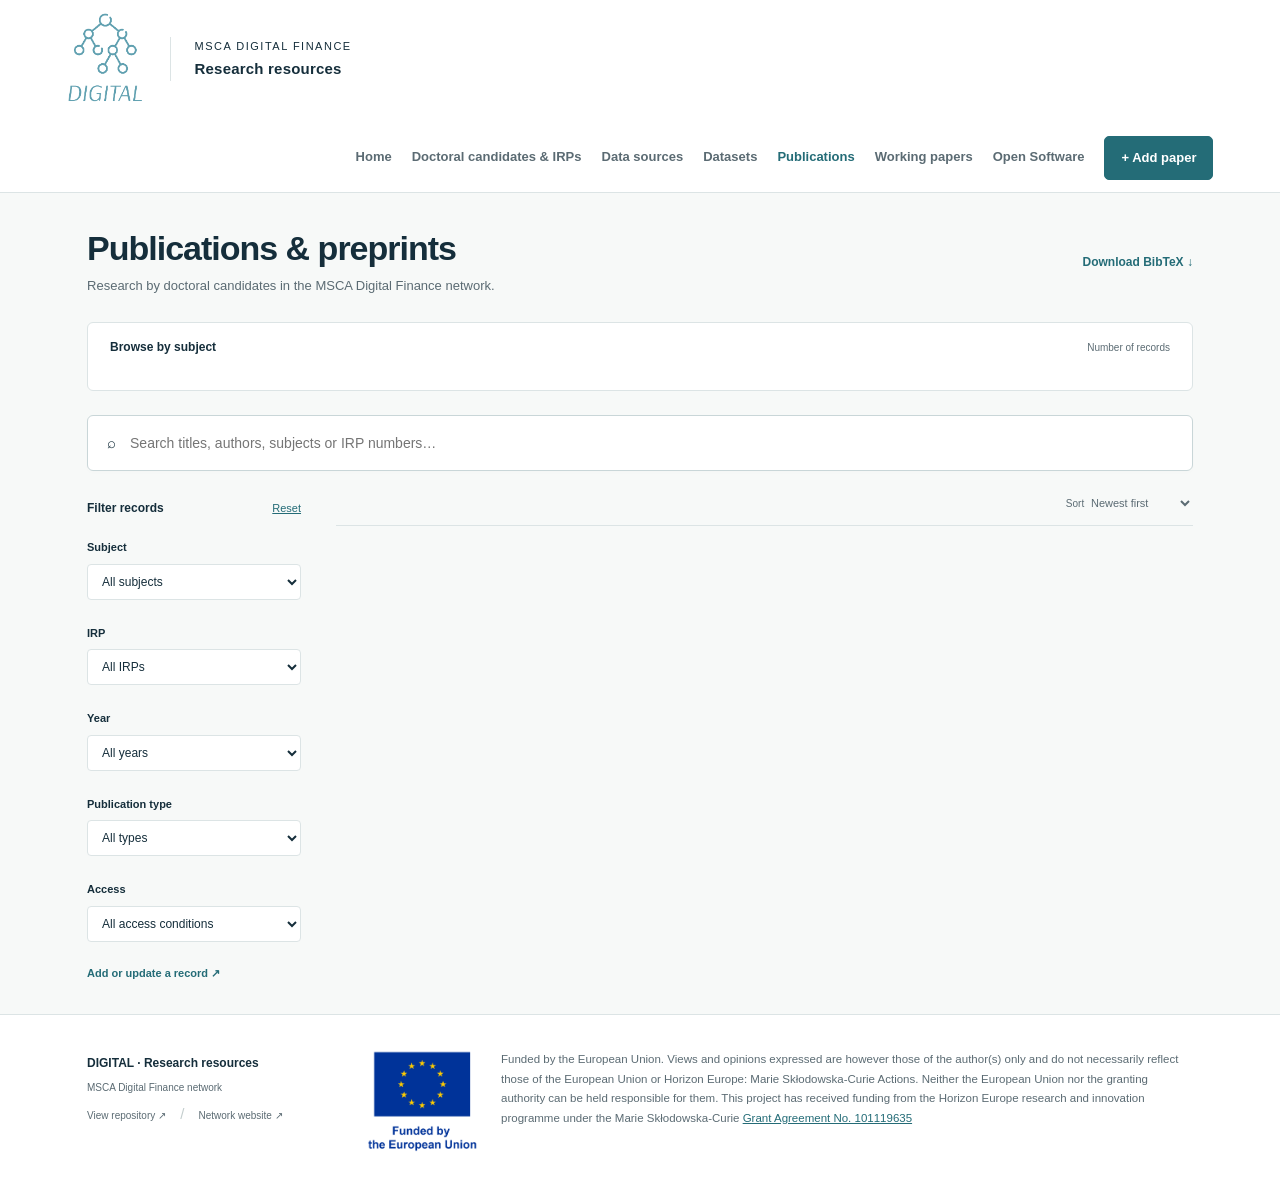
<file: site/index.html>
<!doctype html>
<html lang="en"><head><meta charset="utf-8"><meta name="viewport" content="width=device-width,initial-scale=1"><meta name="description" content="Publications, preprints and working papers from doctoral candidates in the MSCA Digital Finance network."><title>Publications & preprints · DIGITAL</title><link rel="stylesheet" href="assets/styles.css"><script src="assets/publications.js" defer></script></head><body data-collection="publication"><a class="skip" href="#main">Skip to content</a><header class="header"><a class="brand" href="/" aria-label="DIGITAL research resources home"><span class="logo-crop"><img src="assets/digital-logo.png" alt="DIGITAL"></span><span class="brand-label">MSCA Digital Finance<br><strong>Research resources</strong></span></a><nav aria-label="Main navigation"><a href="/">Home</a><a href="/irps/">Doctoral candidates &amp; IRPs</a><a href="/Data_inventory/">Data sources</a><a href="/Data_inventory/datasets.html">Datasets</a><a href="/Publications/" class="active" aria-current="page">Publications</a><a href="/Publications/working-papers.html">Working papers</a><a href="/Open_Software/">Open Software</a><a class="button small" href="/Publications/contribute.html">+ Add paper</a></nav></header><main id="main"><section class="catalogue"><div class="section-top source-heading"><div><h1>Publications & preprints</h1><p>Research by doctoral candidates in the MSCA Digital Finance network.</p></div><a class="text-link" href="data/publications.bib" download>Download BibTeX ↓</a></div><section class="subject-browser" aria-labelledby="subject-title"><div class="subject-heading"><h2 id="subject-title">Browse by subject</h2><span>Number of records</span></div><div id="subject-cloud" class="subject-cloud" role="group" aria-label="Browse publications & preprints by subject"></div></section><div class="search-wrap"><span aria-hidden="true">⌕</span><input type="search" id="search" aria-label="Search research" placeholder="Search titles, authors, subjects or IRP numbers…"></div><button id="toggle-filters" class="filter-toggle" aria-controls="research-filters" aria-expanded="false">Filters <span aria-hidden="true">⌄</span></button><div class="catalogue-layout"><aside id="research-filters" class="filters" aria-label="Research filters"><div class="filter-heading"><h3>Filter records</h3><button class="text-button" id="reset" type="button">Reset</button></div><label for="subject-filter">Subject</label><select id="subject-filter"><option value="">All subjects</option></select><label for="irp-filter">IRP</label><select id="irp-filter"><option value="">All IRPs</option></select><label for="year-filter">Year</label><select id="year-filter"><option value="">All years</option></select><label for="type-filter">Publication type</label><select id="type-filter"><option value="">All types</option><option value="journal-article">Journal article</option><option value="conference-paper">Conference paper</option><option value="preprint">Preprint</option><option value="book-chapter">Book chapter</option><option value="other">Other</option></select><label for="access-filter">Access</label><select id="access-filter"><option value="">All access conditions</option><option value="open-access">Open access</option><option value="subscription">Subscription / institutional</option><option value="unknown">Not documented</option></select><a class="text-link" href="contribute.html?kind=publication">Add or update a record ↗</a></aside><section id="research-results" class="results-area" aria-label="Research records"><div class="results-toolbar"><p id="result-count" role="status" aria-live="polite"></p><label class="sort-label" for="sort">Sort <select id="sort"><option value="year">Newest first</option><option value="title">Title A–Z</option><option value="updated">Recently updated</option></select></label></div><div id="records"><!-- RECORDS --></div><div id="empty" class="empty" hidden><h2>No matching publications</h2><p id="empty-message">Try another search or clear your filters.</p><button class="button secondary" id="empty-reset">Clear filters</button> <a class="button" href="contribute.html?kind=publication">Add a paper ↗</a></div></section></div><noscript><p>Search and contribution forms require JavaScript. All records are available below or in the <a href="data/publications.csv">CSV file</a>.</p></noscript></section></main><footer class="footer"><div><strong>DIGITAL · Research resources</strong><p>MSCA Digital Finance network</p><a href="https://github.com/MSCA-DN-Digital-Finance/Publications">View repository ↗</a> <span class="footer-separator">/</span> <a href="https://www.digital-finance-msca.com/">Network website ↗</a></div><div class="funding"><img src="assets/eu-funded.png" alt="Funded by the European Union"><p class="funding-statement">Funded by the European Union. Views and opinions expressed are however those of the author(s) only and do not necessarily reflect those of the European Union or Horizon Europe: Marie Skłodowska-Curie Actions. Neither the European Union nor the granting authority can be held responsible for them. This project has received funding from the Horizon Europe research and innovation programme under the Marie Skłodowska-Curie <a href="https://cordis.europa.eu/project/id/101119635" target="_blank" rel="noopener noreferrer">Grant Agreement No. 101119635</a></p></div></footer><!-- RESEARCH_DATA --></body></html>
</file>
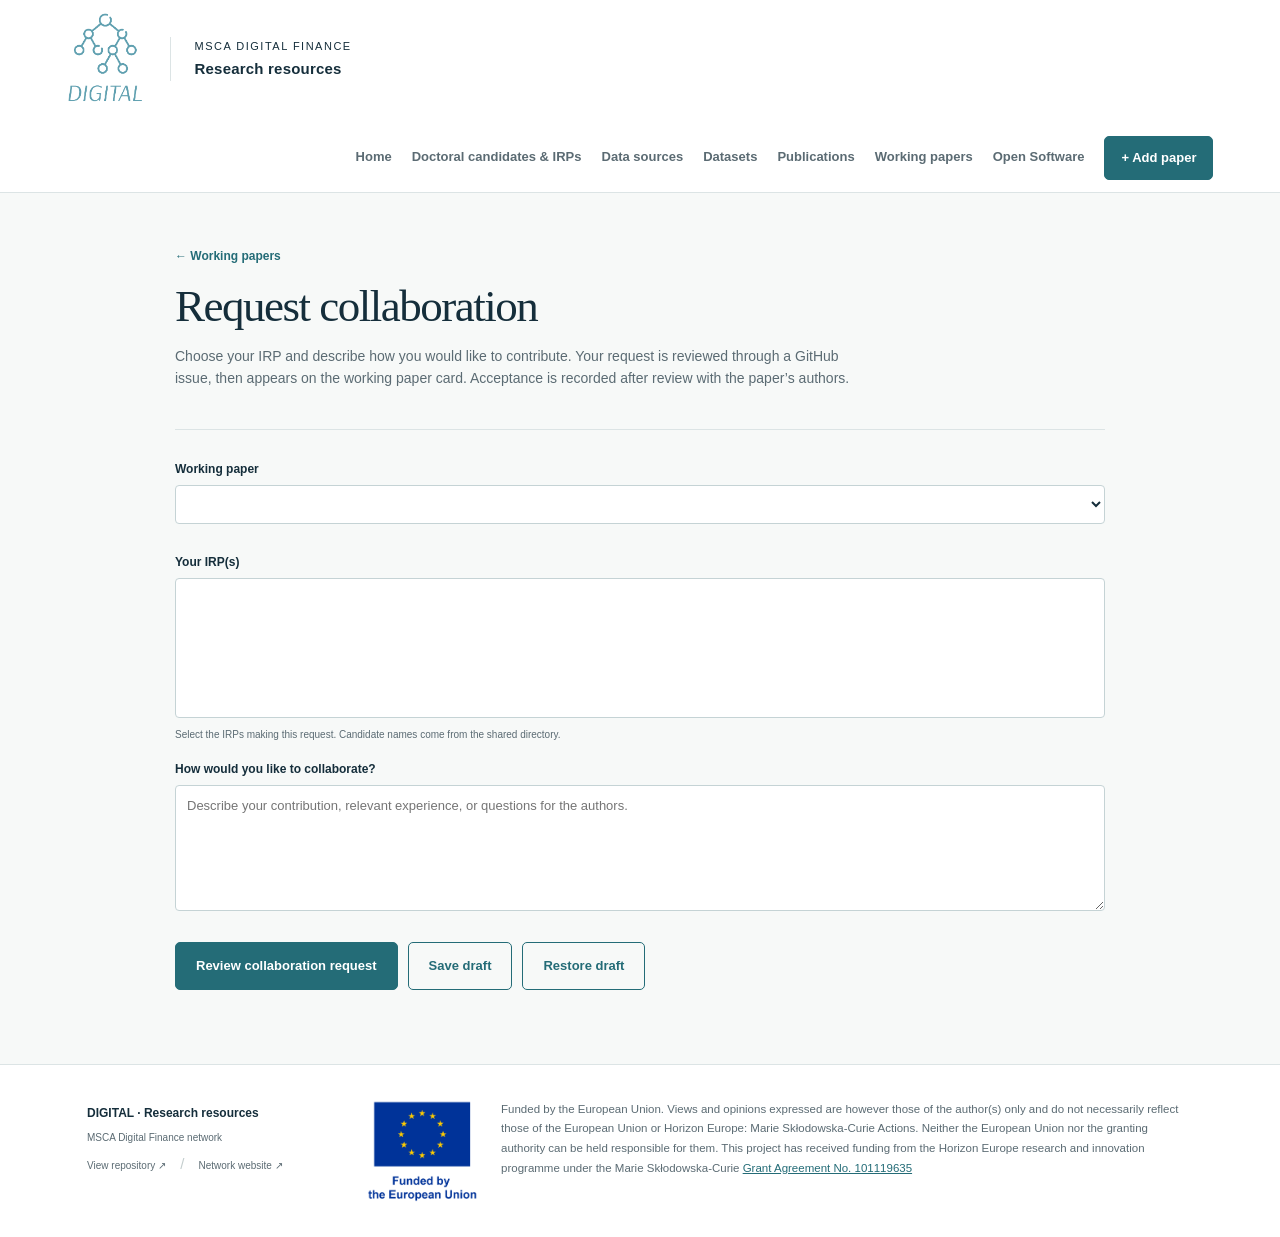
<file: site/collaborate.html>
<!doctype html>
<html lang="en"><head><meta charset="utf-8"><meta name="viewport" content="width=device-width,initial-scale=1"><meta name="description" content="Publications, preprints and working papers from doctoral candidates in the MSCA Digital Finance network."><title>Request collaboration · DIGITAL</title><link rel="stylesheet" href="assets/styles.css"><script src="assets/publications.js" defer></script><script src="assets/collaboration.js" defer></script></head><body><a class="skip" href="#main">Skip to content</a><header class="header"><a class="brand" href="/" aria-label="DIGITAL research resources home"><span class="logo-crop"><img src="assets/digital-logo.png" alt="DIGITAL"></span><span class="brand-label">MSCA Digital Finance<br><strong>Research resources</strong></span></a><nav aria-label="Main navigation"><a href="/">Home</a><a href="/irps/">Doctoral candidates &amp; IRPs</a><a href="/Data_inventory/">Data sources</a><a href="/Data_inventory/datasets.html">Datasets</a><a href="/Publications/">Publications</a><a href="/Publications/working-papers.html">Working papers</a><a href="/Open_Software/">Open Software</a><a class="button small" href="/Publications/contribute.html">+ Add paper</a></nav></header><main id="main"><section class="page-content collaboration-page"><div class="page-heading"><a class="text-link" href="working-papers.html">← Working papers</a><h1>Request collaboration</h1><p>Choose your IRP and describe how you would like to contribute. Your request is reviewed through a GitHub issue, then appears on the working paper card. Acceptance is recorded after review with the paper’s authors.</p></div><form id="collaboration-form"><div class="form-grid"><div class="field wide"><label for="working-paper">Working paper</label><select id="working-paper" name="working_paper_id" required></select><p id="paper-needs" class="muted"></p></div><div class="field wide"><label for="request-irps">Your IRP(s)</label><select id="request-irps" name="irp_numbers" multiple required size="5"></select><small>Select the IRPs making this request. Candidate names come from the shared directory.</small></div><div class="field wide"><label for="request-message">How would you like to collaborate?</label><textarea id="request-message" name="message" required maxlength="3000" rows="5" placeholder="Describe your contribution, relevant experience, or questions for the authors."></textarea></div><div class="field" id="request-status-field" hidden><label for="request-status">Proposed status</label><select id="request-status" name="status"><option value="requested">Requested</option><option value="accepted">Accepted — confirm with the paper’s authors</option><option value="declined">Declined</option><option value="withdrawn">Withdrawn</option></select></div></div><div class="form-actions"><button class="button" type="submit">Review collaboration request</button><button class="button secondary" type="button" id="save-request">Save draft</button><button class="button secondary" type="button" id="restore-request">Restore draft</button></div><p id="request-feedback" class="form-status" role="status"></p></form><section id="request-review" hidden><h2>Review your request</h2><p id="request-preview"></p><pre id="request-json"></pre><p>Open and submit the GitHub issue after reviewing it. A maintainer checks the IRP association and applies <strong>collaboration-approved</strong> to publish it. Requested IRPs and accepted collaborating IRPs are shown separately on the card.</p><div class="form-actions"><a class="button" id="submit-request" target="_blank" rel="noopener noreferrer">Open request on GitHub ↗</a><button class="button secondary" id="download-request">Download JSON</button></div><p id="request-too-long" hidden>The request is too long for an issue URL. Download the JSON and paste it inside one fenced JSON block in a new collaboration issue.</p><a id="new-request-issue" class="text-link" target="_blank" rel="noopener noreferrer">Open a blank collaboration issue ↗</a></section><noscript><p>Use the repository’s collaboration request issue template to submit a request.</p></noscript></section></main><footer class="footer"><div><strong>DIGITAL · Research resources</strong><p>MSCA Digital Finance network</p><a href="https://github.com/MSCA-DN-Digital-Finance/Publications">View repository ↗</a> <span class="footer-separator">/</span> <a href="https://www.digital-finance-msca.com/">Network website ↗</a></div><div class="funding"><img src="assets/eu-funded.png" alt="Funded by the European Union"><p class="funding-statement">Funded by the European Union. Views and opinions expressed are however those of the author(s) only and do not necessarily reflect those of the European Union or Horizon Europe: Marie Skłodowska-Curie Actions. Neither the European Union nor the granting authority can be held responsible for them. This project has received funding from the Horizon Europe research and innovation programme under the Marie Skłodowska-Curie <a href="https://cordis.europa.eu/project/id/101119635" target="_blank" rel="noopener noreferrer">Grant Agreement No. 101119635</a></p></div></footer><!-- RESEARCH_DATA --></body></html>
</file>
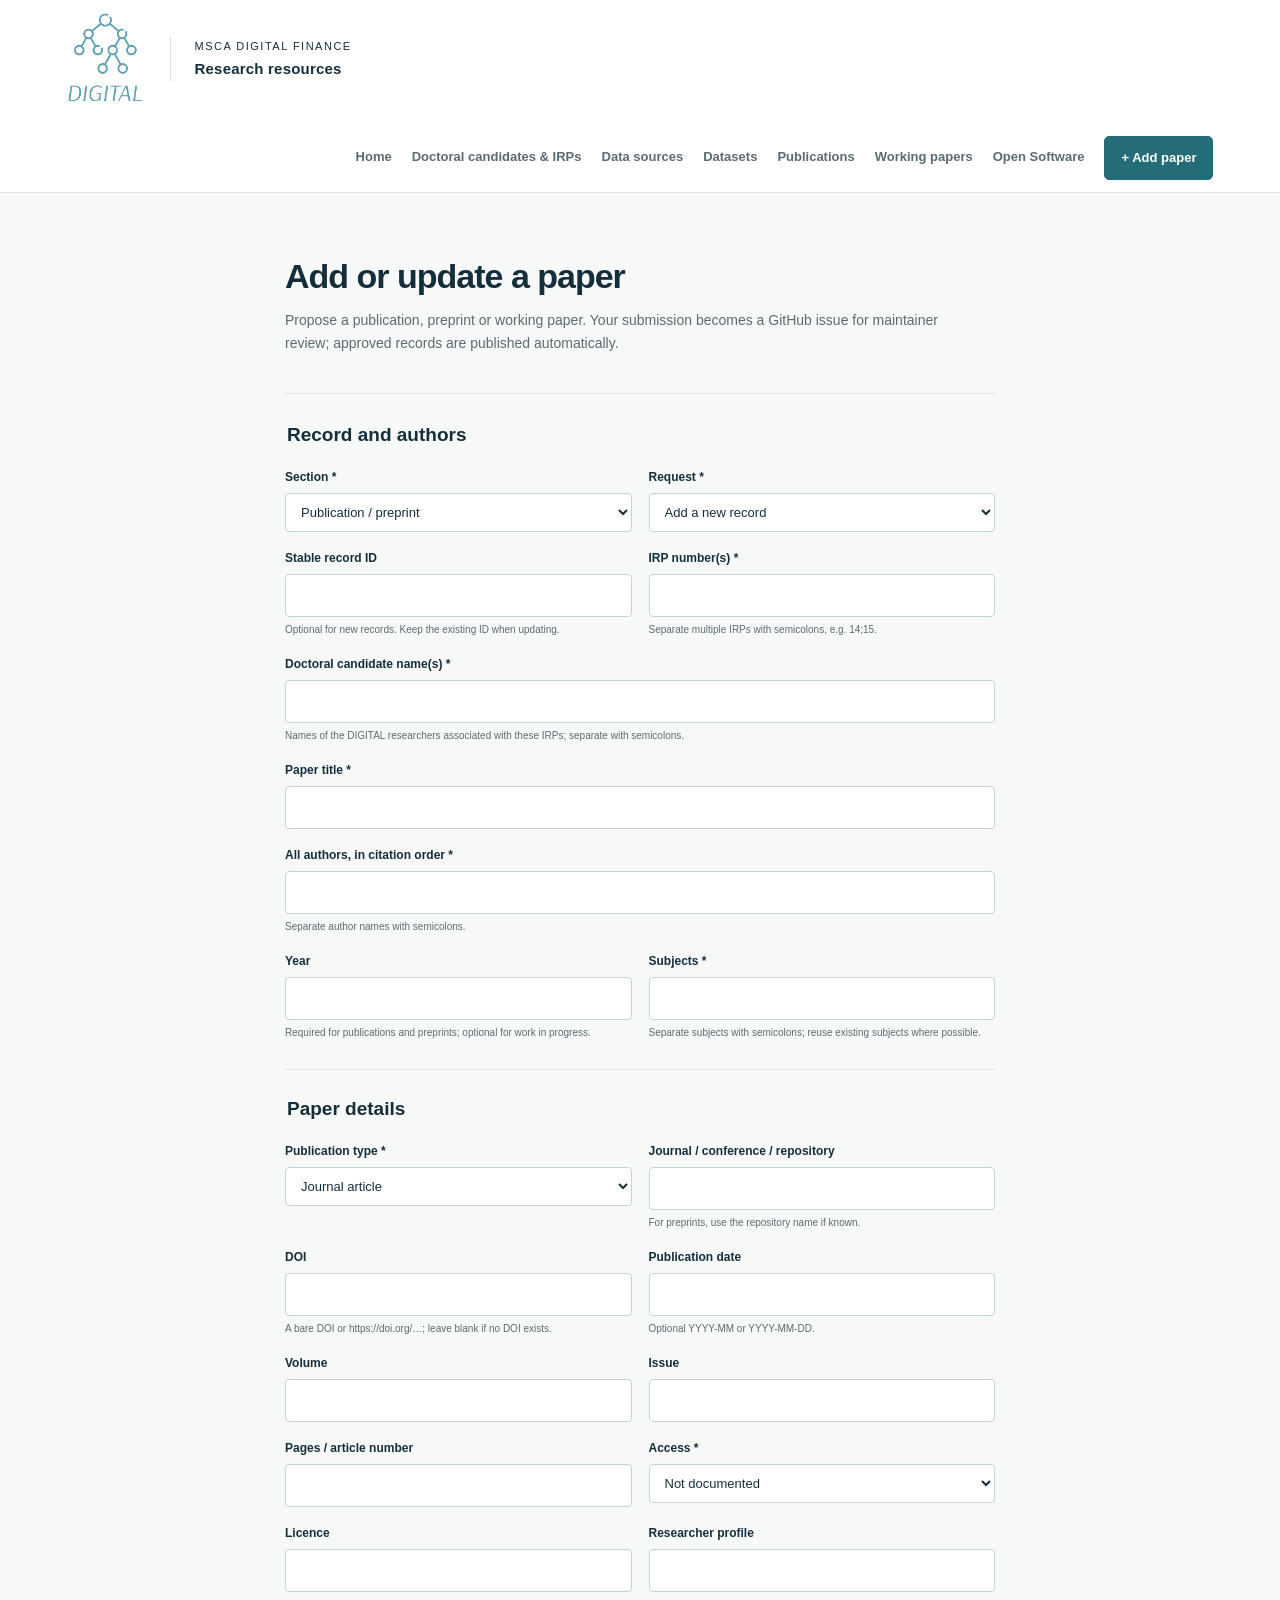
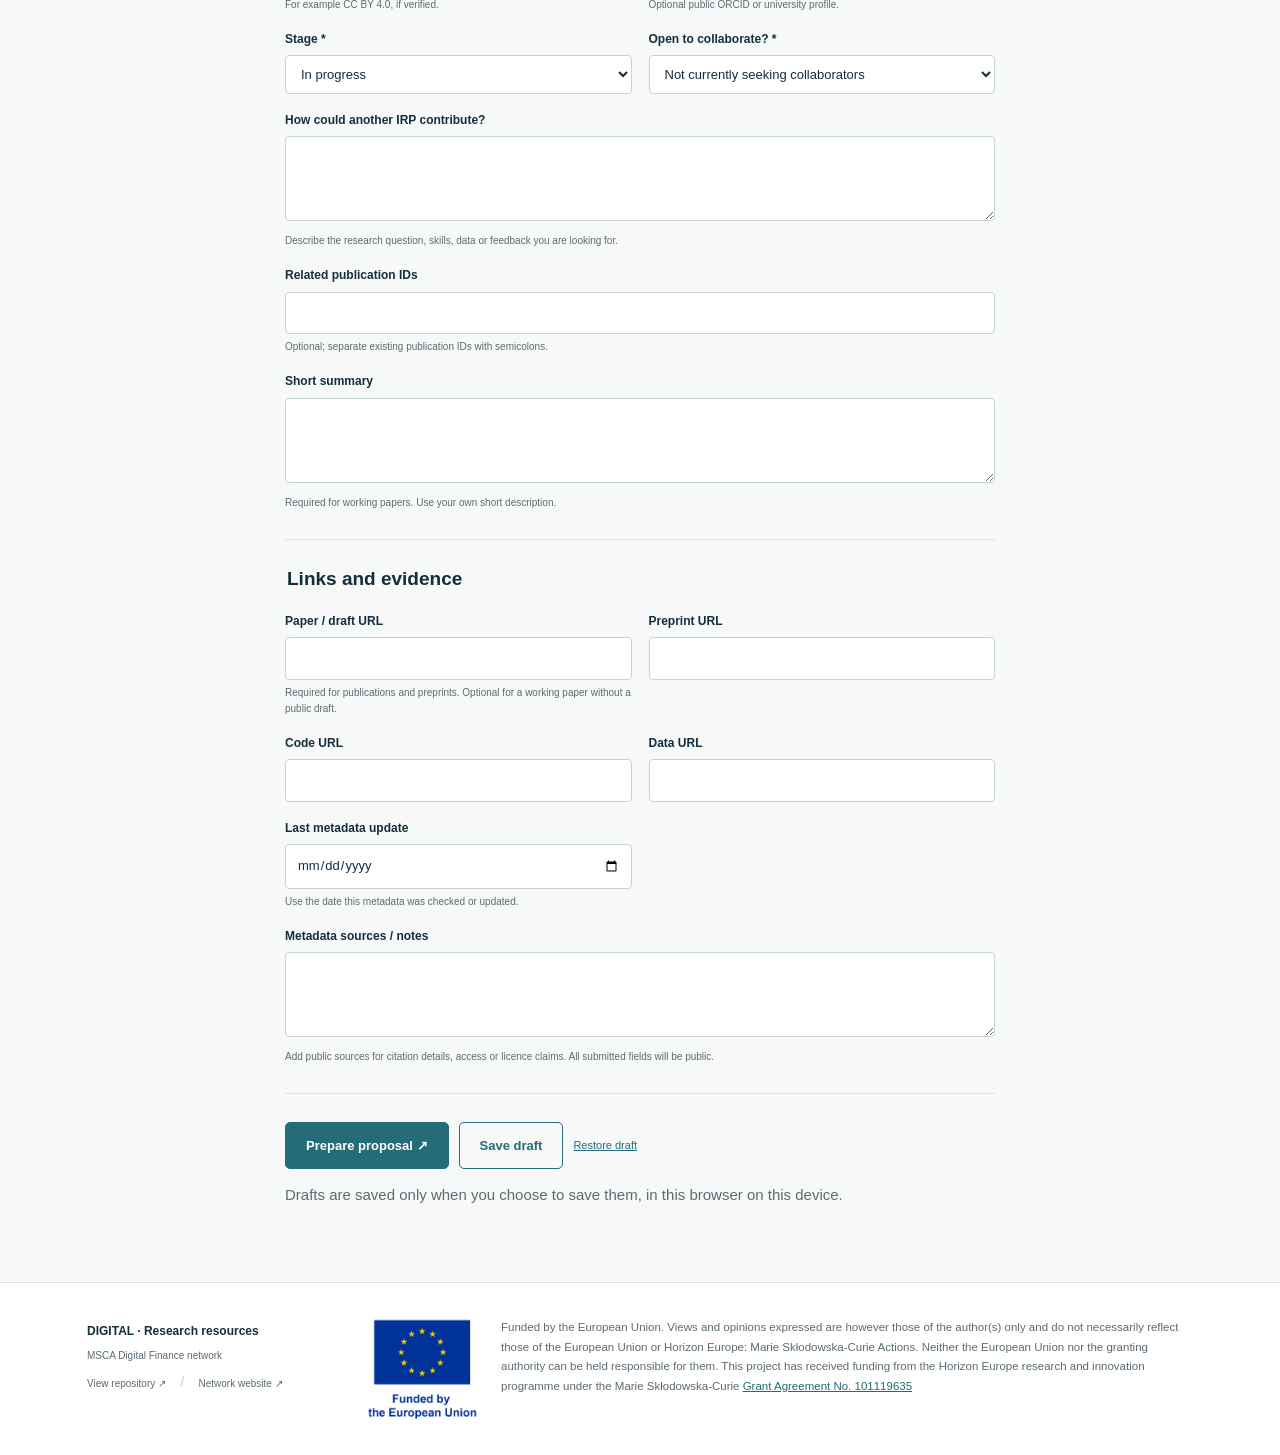
<file: site/contribute.html>
<!doctype html>
<html lang="en"><head><meta charset="utf-8"><meta name="viewport" content="width=device-width,initial-scale=1"><meta name="description" content="Publications, preprints and working papers from doctoral candidates in the MSCA Digital Finance network."><title>Add or update a paper · DIGITAL</title><link rel="stylesheet" href="assets/styles.css"><script src="assets/publications.js" defer></script></head><body><a class="skip" href="#main">Skip to content</a><header class="header"><a class="brand" href="/" aria-label="DIGITAL research resources home"><span class="logo-crop"><img src="assets/digital-logo.png" alt="DIGITAL"></span><span class="brand-label">MSCA Digital Finance<br><strong>Research resources</strong></span></a><nav aria-label="Main navigation"><a href="/">Home</a><a href="/irps/">Doctoral candidates &amp; IRPs</a><a href="/Data_inventory/">Data sources</a><a href="/Data_inventory/datasets.html">Datasets</a><a href="/Publications/">Publications</a><a href="/Publications/working-papers.html">Working papers</a><a href="/Open_Software/">Open Software</a><a class="button small" href="/Publications/contribute.html">+ Add paper</a></nav></header><main id="main"><div class="page-content research-form"><div class="page-heading"><h1>Add or update a paper</h1><p>Propose a publication, preprint or working paper. Your submission becomes a GitHub issue for maintainer review; approved records are published automatically.</p></div><noscript><p>This form requires JavaScript. <a href="https://github.com/MSCA-DN-Digital-Finance/Publications/issues/new?template=research-proposal.md">Open a research proposal on GitHub</a>.</p></noscript><form id="research-form"><fieldset><legend>Record and authors</legend><div class="form-grid"><div class="field "><label for="kind">Section *</label><select id="kind" name="kind" required><option value="publication">Publication / preprint</option><option value="working-paper">Working paper</option></select></div><div class="field "><label for="action">Request *</label><select id="action" name="action" required><option value="add">Add a new record</option><option value="update">Update an existing record</option></select></div><div class="field "><label for="id">Stable record ID</label><input id="id" name="id" type="text" maxlength="700" pattern="[a-z0-9]+(-[a-z0-9]+)*"><small>Optional for new records. Keep the existing ID when updating.</small></div><div class="field "><label for="irp_numbers">IRP number(s) *</label><input id="irp_numbers" name="irp_numbers" type="text" maxlength="700" required pattern="[1-9][0-9]*(;[1-9][0-9]*)*"><small>Separate multiple IRPs with semicolons, e.g. 14;15.</small></div><div class="field wide"><label for="researcher_names">Doctoral candidate name(s) *</label><input id="researcher_names" name="researcher_names" type="text" maxlength="700" required><small>Names of the DIGITAL researchers associated with these IRPs; separate with semicolons.</small></div><div class="field wide"><label for="title">Paper title *</label><input id="title" name="title" type="text" maxlength="700" required></div><div class="field wide"><label for="authors">All authors, in citation order *</label><input id="authors" name="authors" type="text" maxlength="700" required><small>Separate author names with semicolons.</small></div><div class="field "><label for="year">Year</label><input id="year" name="year" type="text" maxlength="700" pattern="(18|19|20|21)[0-9]{2}"><small>Required for publications and preprints; optional for work in progress.</small></div><div class="field "><label for="subjects">Subjects *</label><input id="subjects" name="subjects" type="text" maxlength="700" required><small>Separate subjects with semicolons; reuse existing subjects where possible.</small></div></div></fieldset><fieldset><legend>Paper details</legend><div class="form-grid"><div class="field " data-for="publication"><label for="type">Publication type *</label><select id="type" name="type" required><option value="journal-article">Journal article</option><option value="conference-paper">Conference paper</option><option value="preprint">Preprint</option><option value="book-chapter">Book chapter</option><option value="other">Other</option></select></div><div class="field " data-for="publication"><label for="venue">Journal / conference / repository</label><input id="venue" name="venue" type="text" maxlength="700"><small>For preprints, use the repository name if known.</small></div><div class="field " data-for="publication"><label for="doi">DOI</label><input id="doi" name="doi" type="text" maxlength="700"><small>A bare DOI or https://doi.org/…; leave blank if no DOI exists.</small></div><div class="field " data-for="publication"><label for="publication_date">Publication date</label><input id="publication_date" name="publication_date" type="text" maxlength="700" pattern="[0-9]{4}-[0-9]{2}(-[0-9]{2})?"><small>Optional YYYY-MM or YYYY-MM-DD.</small></div><div class="field " data-for="publication"><label for="volume">Volume</label><input id="volume" name="volume" type="text" maxlength="700"></div><div class="field " data-for="publication"><label for="issue">Issue</label><input id="issue" name="issue" type="text" maxlength="700"></div><div class="field " data-for="publication"><label for="pages">Pages / article number</label><input id="pages" name="pages" type="text" maxlength="700"></div><div class="field " data-for="publication"><label for="access">Access *</label><select id="access" name="access" required><option value="unknown">Not documented</option><option value="open-access">Open access</option><option value="subscription">Subscription / institutional</option></select></div><div class="field " data-for="publication"><label for="license">Licence</label><input id="license" name="license" type="text" maxlength="700"><small>For example CC BY 4.0, if verified.</small></div><div class="field " data-for="publication"><label for="researcher_url">Researcher profile</label><input id="researcher_url" name="researcher_url" type="url" maxlength="700"><small>Optional public ORCID or university profile.</small></div><div class="field " data-for="working-paper"><label for="status">Stage *</label><select id="status" name="status" required><option value="in-progress">In progress</option><option value="idea">Research idea</option><option value="draft">Draft available</option><option value="under-review">Under review</option><option value="paused">Paused</option><option value="completed">Completed</option></select></div><div class="field " data-for="working-paper"><label for="open_to_collaborate">Open to collaborate? *</label><select id="open_to_collaborate" name="open_to_collaborate" required><option value="no">Not currently seeking collaborators</option><option value="yes">Yes — open to collaborate</option></select></div><div class="field wide" data-for="working-paper"><label for="collaboration_needs">How could another IRP contribute?</label><textarea id="collaboration_needs" name="collaboration_needs" rows="3" maxlength="2500"></textarea><small>Describe the research question, skills, data or feedback you are looking for.</small></div><div class="field wide" data-for="working-paper"><label for="related_publication_ids">Related publication IDs</label><input id="related_publication_ids" name="related_publication_ids" type="text" maxlength="700"><small>Optional; separate existing publication IDs with semicolons.</small></div><div class="field wide"><label for="summary">Short summary</label><textarea id="summary" name="summary" rows="3" maxlength="2500"></textarea><small>Required for working papers. Use your own short description.</small></div></div></fieldset><fieldset><legend>Links and evidence</legend><div class="form-grid"><div class="field "><label for="link">Paper / draft URL</label><input id="link" name="link" type="url" maxlength="700"><small>Required for publications and preprints. Optional for a working paper without a public draft.</small></div><div class="field " data-for="publication"><label for="preprint_url">Preprint URL</label><input id="preprint_url" name="preprint_url" type="url" maxlength="700"></div><div class="field "><label for="code_url">Code URL</label><input id="code_url" name="code_url" type="url" maxlength="700"></div><div class="field "><label for="data_url">Data URL</label><input id="data_url" name="data_url" type="url" maxlength="700"></div><div class="field "><label for="last_updated">Last metadata update</label><input id="last_updated" name="last_updated" type="date" maxlength="700"><small>Use the date this metadata was checked or updated.</small></div><div class="field wide"><label for="provenance">Metadata sources / notes</label><textarea id="provenance" name="provenance" rows="3" maxlength="2500"></textarea><small>Add public sources for citation details, access or licence claims. All submitted fields will be public.</small></div></div></fieldset><div class="form-actions"><button class="button" type="submit">Prepare proposal ↗</button><button class="button secondary" type="button" id="save-draft">Save draft</button><button class="text-button" type="button" id="restore-draft">Restore draft</button></div><p id="form-status" class="form-status" role="status" aria-live="polite"></p><section id="proposal-review" hidden><h2>Review your proposal</h2><p>No information has been sent. Open the issue, review it on GitHub, then submit it. A maintainer approves it by adding <code>publication-approved</code>; the CSV and website update automatically.</p><pre id="proposal-json" tabindex="0"></pre><div class="form-actions"><a id="open-issue" class="button" target="_blank" rel="noopener noreferrer">Open proposal on GitHub ↗</a><button id="download-json" class="button secondary" type="button">Download proposal JSON ↓</button></div><p id="long-proposal" hidden>This proposal is too long for a prefilled link. Download the JSON, then paste it into exactly one fenced <code>json</code> block in <a href="https://github.com/MSCA-DN-Digital-Finance/Publications/issues/new?template=research-proposal.md">a new issue</a>.</p></section><p class="muted">Drafts are saved only when you choose to save them, in this browser on this device.</p></form></div></main><footer class="footer"><div><strong>DIGITAL · Research resources</strong><p>MSCA Digital Finance network</p><a href="https://github.com/MSCA-DN-Digital-Finance/Publications">View repository ↗</a> <span class="footer-separator">/</span> <a href="https://www.digital-finance-msca.com/">Network website ↗</a></div><div class="funding"><img src="assets/eu-funded.png" alt="Funded by the European Union"><p class="funding-statement">Funded by the European Union. Views and opinions expressed are however those of the author(s) only and do not necessarily reflect those of the European Union or Horizon Europe: Marie Skłodowska-Curie Actions. Neither the European Union nor the granting authority can be held responsible for them. This project has received funding from the Horizon Europe research and innovation programme under the Marie Skłodowska-Curie <a href="https://cordis.europa.eu/project/id/101119635" target="_blank" rel="noopener noreferrer">Grant Agreement No. 101119635</a></p></div></footer><!-- RESEARCH_DATA --></body></html>
</file>
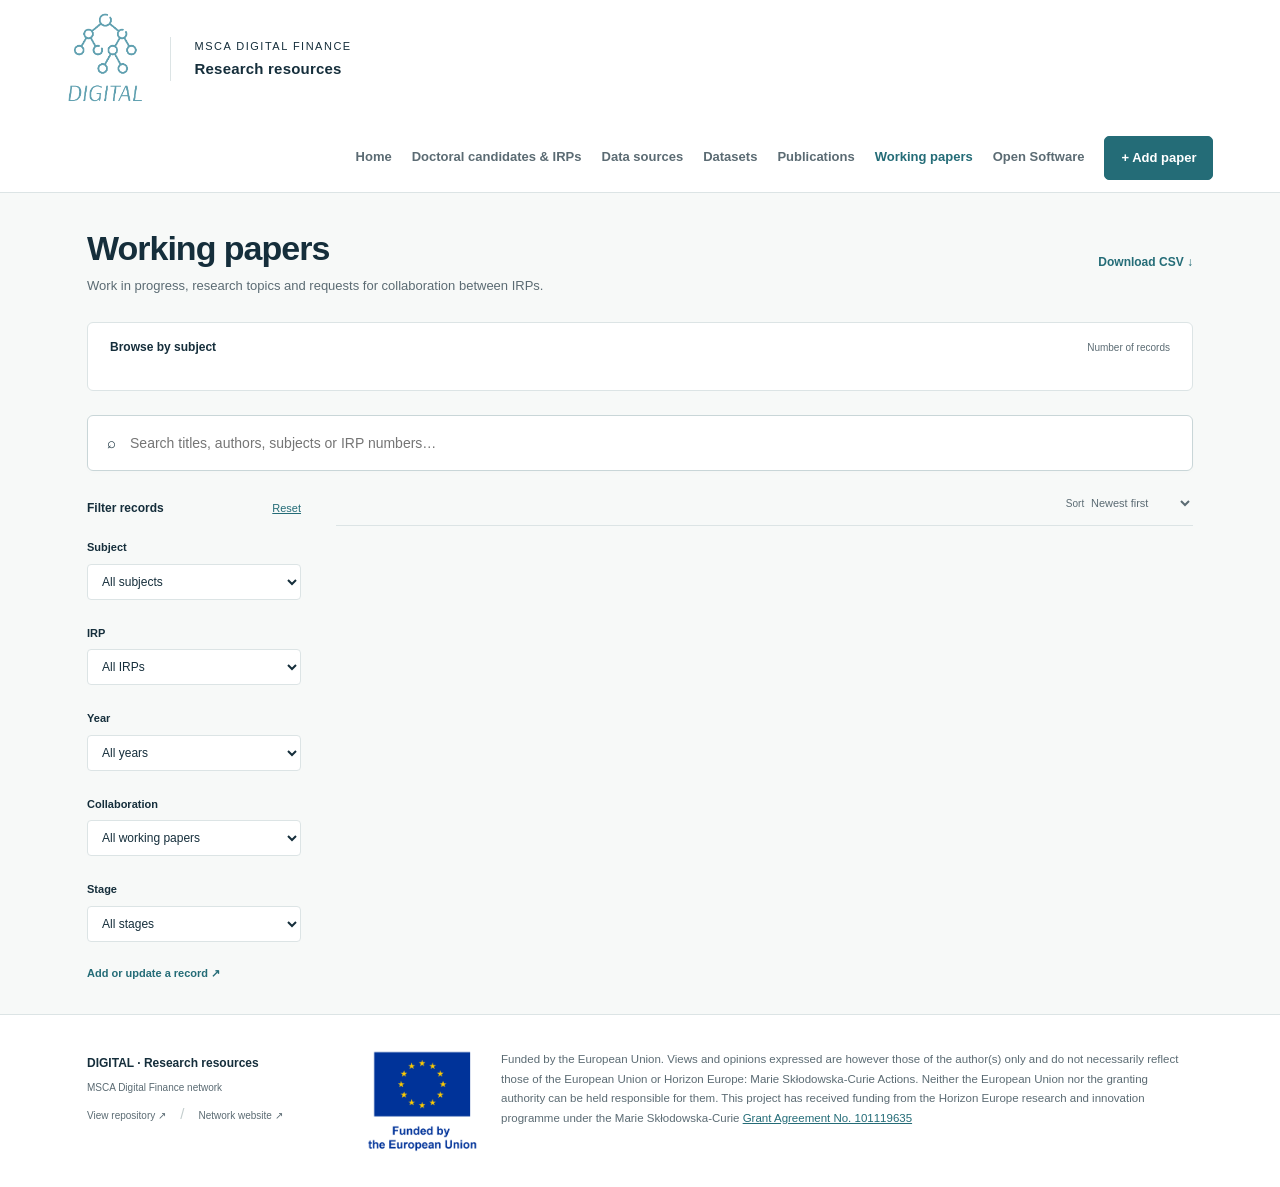
<file: site/working-papers.html>
<!doctype html>
<html lang="en"><head><meta charset="utf-8"><meta name="viewport" content="width=device-width,initial-scale=1"><meta name="description" content="Publications, preprints and working papers from doctoral candidates in the MSCA Digital Finance network."><title>Working papers · DIGITAL</title><link rel="stylesheet" href="assets/styles.css"><script src="assets/publications.js" defer></script></head><body data-collection="working-paper"><a class="skip" href="#main">Skip to content</a><header class="header"><a class="brand" href="/" aria-label="DIGITAL research resources home"><span class="logo-crop"><img src="assets/digital-logo.png" alt="DIGITAL"></span><span class="brand-label">MSCA Digital Finance<br><strong>Research resources</strong></span></a><nav aria-label="Main navigation"><a href="/">Home</a><a href="/irps/">Doctoral candidates &amp; IRPs</a><a href="/Data_inventory/">Data sources</a><a href="/Data_inventory/datasets.html">Datasets</a><a href="/Publications/">Publications</a><a href="/Publications/working-papers.html" class="active" aria-current="page">Working papers</a><a href="/Open_Software/">Open Software</a><a class="button small" href="/Publications/contribute.html">+ Add paper</a></nav></header><main id="main"><section class="catalogue"><div class="section-top source-heading"><div><h1>Working papers</h1><p>Work in progress, research topics and requests for collaboration between IRPs.</p></div><a class="text-link" href="data/working-papers.csv" download>Download CSV ↓</a></div><section class="subject-browser" aria-labelledby="subject-title"><div class="subject-heading"><h2 id="subject-title">Browse by subject</h2><span>Number of records</span></div><div id="subject-cloud" class="subject-cloud" role="group" aria-label="Browse working papers by subject"></div></section><div class="search-wrap"><span aria-hidden="true">⌕</span><input type="search" id="search" aria-label="Search research" placeholder="Search titles, authors, subjects or IRP numbers…"></div><button id="toggle-filters" class="filter-toggle" aria-controls="research-filters" aria-expanded="false">Filters <span aria-hidden="true">⌄</span></button><div class="catalogue-layout"><aside id="research-filters" class="filters" aria-label="Research filters"><div class="filter-heading"><h3>Filter records</h3><button class="text-button" id="reset" type="button">Reset</button></div><label for="subject-filter">Subject</label><select id="subject-filter"><option value="">All subjects</option></select><label for="irp-filter">IRP</label><select id="irp-filter"><option value="">All IRPs</option></select><label for="year-filter">Year</label><select id="year-filter"><option value="">All years</option></select><label for="collaboration-filter">Collaboration</label><select id="collaboration-filter"><option value="">All working papers</option><option value="yes">Open to collaborate</option><option value="no">Not currently seeking collaborators</option></select><label for="status-filter">Stage</label><select id="status-filter"><option value="">All stages</option><option value="idea">Research idea</option><option value="in-progress">In progress</option><option value="draft">Draft available</option><option value="under-review">Under review</option><option value="paused">Paused</option><option value="completed">Completed</option></select><a class="text-link" href="contribute.html?kind=working-paper">Add or update a record ↗</a></aside><section id="research-results" class="results-area" aria-label="Research records"><div class="results-toolbar"><p id="result-count" role="status" aria-live="polite"></p><label class="sort-label" for="sort">Sort <select id="sort"><option value="year">Newest first</option><option value="title">Title A–Z</option><option value="updated">Recently updated</option></select></label></div><div id="records"><!-- RECORDS --></div><div id="empty" class="empty" hidden><h2>No working papers yet</h2><p id="empty-message">Add a working paper to share your topic or invite collaborators.</p><button class="button secondary" id="empty-reset">Clear filters</button> <a class="button" href="contribute.html?kind=working-paper">Add a working paper ↗</a></div></section></div><noscript><p>Search and contribution forms require JavaScript. All records are available below or in the <a href="data/working-papers.csv">CSV file</a>.</p></noscript></section></main><footer class="footer"><div><strong>DIGITAL · Research resources</strong><p>MSCA Digital Finance network</p><a href="https://github.com/MSCA-DN-Digital-Finance/Publications">View repository ↗</a> <span class="footer-separator">/</span> <a href="https://www.digital-finance-msca.com/">Network website ↗</a></div><div class="funding"><img src="assets/eu-funded.png" alt="Funded by the European Union"><p class="funding-statement">Funded by the European Union. Views and opinions expressed are however those of the author(s) only and do not necessarily reflect those of the European Union or Horizon Europe: Marie Skłodowska-Curie Actions. Neither the European Union nor the granting authority can be held responsible for them. This project has received funding from the Horizon Europe research and innovation programme under the Marie Skłodowska-Curie <a href="https://cordis.europa.eu/project/id/101119635" target="_blank" rel="noopener noreferrer">Grant Agreement No. 101119635</a></p></div></footer><!-- RESEARCH_DATA --></body></html>
</file>
<file: site/assets/styles.css>
:root{--ink:#152e3b;--muted:#5b6b73;--teal:#246c77;--accent:#79b5bd;--line:#dce4e5;--paper:#f7f9f8;--navy:#102e3b;--serif:Georgia,'Times New Roman',serif}*{box-sizing:border-box}html{scroll-behavior:smooth;scroll-padding-top:24px}body{margin:0;color:var(--ink);background:var(--paper);font:15px/1.6 -apple-system,BlinkMacSystemFont,'Segoe UI',sans-serif}a{color:var(--teal);text-decoration:none}a:hover{text-decoration:underline}button,input,select,textarea{font:inherit;color:inherit}button,a,input,select,textarea{-webkit-tap-highlight-color:transparent}button{cursor:pointer}button:disabled{cursor:default;opacity:.5}:focus-visible{outline:3px solid #b06d16;outline-offset:4px}button,a{touch-action:manipulation}.header{background:#fff;min-height:112px;padding:12px 5.2%;display:flex;justify-content:space-between;align-items:center;border-bottom:1px solid var(--line);gap:30px}.brand{display:flex;align-items:center;gap:25px;color:var(--ink)}.brand:hover{text-decoration:none}.logo-crop{position:relative;width:78px;height:94px;display:block;overflow:hidden}.logo-crop img{position:absolute;width:182px;height:182px;max-width:none;left:-53px;top:-43px}.brand-label{border-left:1px solid var(--line);padding-left:24px;font-size:11px;text-transform:uppercase;letter-spacing:1.5px;line-height:1.7}.brand-label strong{font-size:15px;letter-spacing:.2px;text-transform:none}nav{display:flex;align-items:center;gap:30px;font-size:13px;font-weight:600}nav a{color:var(--muted)}nav a.active{color:var(--teal)}.button{display:inline-flex;align-items:center;justify-content:center;gap:24px;background:var(--teal);color:white;border:1px solid var(--teal);border-radius:5px;padding:13px 20px;font-weight:600;font-size:13px;text-decoration:none;line-height:1.5}.button:hover{background:#195460;text-decoration:none}.button.small{padding:11px 16px}.button.secondary{background:transparent;color:var(--teal)}.eyebrow{font-size:10px;letter-spacing:1.9px;font-weight:700;display:flex;align-items:center;gap:9px}h1,h2,h3,p{margin-top:0}h1{font:normal clamp(38px,4.2vw,63px)/1.08 var(--serif);letter-spacing:-1.5px;margin:25px 0 22px}h1 em{font-weight:normal;color:#99c9cc}h2{font:normal 32px/1.2 var(--serif);letter-spacing:-.7px;margin:11px 0 12px}h3{font-size:16px;line-height:1.4}.catalogue{padding:35px 6.8% 30px}.section-top{display:flex;align-items:center;justify-content:space-between;gap:20px}.muted{color:var(--muted)}.text-link{font-size:12px;font-weight:600}.search-wrap{display:flex;align-items:center;gap:12px;background:white;border:1px solid #c9d6d8;border-radius:6px;padding:15px 19px;margin:22px 0 30px;box-shadow:0 2px 5px #17314003}.search-wrap input{border:0;outline:none;width:100%;font-size:14px;background:transparent}.search-wrap:focus-within{outline:2px solid var(--teal);outline-offset:1px}.search-wrap svg{flex-shrink:0;color:var(--muted)}kbd{font:12px monospace;color:var(--muted);border:1px solid var(--line);border-radius:4px;padding:0 7px}.catalogue-layout{display:grid;grid-template-columns:214px minmax(0,1fr);gap:35px}.filters{padding-top:6px}.filter-heading{display:flex;justify-content:space-between;align-items:baseline;margin-bottom:21px}.filter-heading h3{font-size:12px;font-weight:600;margin:0}.text-button{padding:0;border:0;background:transparent;color:var(--teal);font-size:11px;text-decoration:underline}.filters label{display:block;font-size:11px;font-weight:600;margin-bottom:7px}.filters select{width:100%;padding:9px 10px;background:white;border:1px solid var(--line);border-radius:4px;margin-bottom:22px;font-size:12px}.filter-tip{border-top:1px solid var(--line);padding-top:22px;color:var(--muted);font-size:11px;display:flex;gap:9px}.filter-tip p{margin-bottom:16px}.filters>.text-link{font-size:11px}.results-toolbar{display:flex;justify-content:space-between;align-items:center;gap:10px}.tabs{display:flex;gap:3px;border-bottom:1px solid var(--line)}.tabs button{border:0;border-bottom:2px solid transparent;background:transparent;font-size:12px;font-weight:600;padding:7px 10px 12px;color:var(--muted)}.tabs button.selected{border-color:var(--teal);color:var(--teal)}.tabs span{font-size:10px;padding:2px 5px;background:#e9eeef;border-radius:4px;margin-left:3px}.sort-label{font-size:10px;color:var(--muted);white-space:nowrap}.sort-label select{border:0;background:transparent;font-size:11px;max-width:130px}.results-meta{display:flex;justify-content:space-between;font-size:10px;color:var(--muted);padding:17px 0 12px}.results-meta p{margin:0}.entry{display:grid;grid-template-columns:minmax(0,1fr) 182px;gap:24px;background:white;border:1px solid var(--line);border-radius:6px;margin-bottom:12px;padding:23px 24px;transition:border-color .15s,box-shadow .15s}.entry:hover{border-color:#8db7bd;box-shadow:0 3px 12px #12374508}.entry-top{display:flex;align-items:center;gap:12px;margin-bottom:8px}.entry-type{font-size:9px;text-transform:uppercase;letter-spacing:1.1px;color:var(--muted)}.entry h3{margin:0 0 7px;font-size:17px;font-weight:600;overflow-wrap:anywhere}.entry-title{color:var(--ink);text-align:left;background:transparent;border:0;padding:0;font-weight:600;line-height:1.4}.entry-title:hover{color:var(--teal);text-decoration:underline}.entry p{font-size:12px;color:var(--muted);line-height:1.65;margin-bottom:13px;display:-webkit-box;-webkit-line-clamp:2;-webkit-box-orient:vertical;overflow:hidden}.tags{display:flex;flex-wrap:wrap;gap:6px}.tag{color:#576d75;background:#f0f4f3;border-radius:3px;padding:2px 7px;font-size:9px}.entry-aside{border-left:1px solid #edf0f1;padding-left:21px;display:flex;align-items:flex-start;flex-direction:column;gap:10px}.badge{display:inline-flex;align-items:center;gap:6px;font-size:10px;font-weight:600;padding:4px 9px;background:#e9f4ed;color:#286347;border-radius:4px}.badge:before{content:'';width:5px;height:5px;background:currentColor;border-radius:50%;flex-shrink:0}.badge.request{background:#fbf0dd;color:#805b17}.badge.institutional,.badge.restricted{background:#eeeaf4;color:#65507e}.badge.unknown{background:#edf0f1;color:#5b6b73}.entry-fact{font-size:10px;color:var(--muted);line-height:1.6}.entry-fact strong{font-weight:500;color:var(--ink)}.entry-aside button{font-size:10px;background:none;border:0;padding:0;color:var(--teal);font-weight:600;margin-top:auto}.empty{padding:50px 20px;text-align:center;border:1px dashed var(--line);border-radius:6px}.contribute-banner{margin:0 6.8% 65px;padding:35px 38px;background:#eaf1f0;border:1px solid #dce6e4;border-radius:6px;display:flex;justify-content:space-between;align-items:center;gap:30px}.contribute-banner h2{font-size:27px}.contribute-banner p{font-size:12px;color:var(--muted);margin:0}.footer{border-top:1px solid var(--line);padding:35px 6.8%;display:flex;justify-content:space-between;gap:35px;background:white}.footer strong{font-size:12px}.footer p,.footer a{font-size:10px;color:var(--muted);margin:6px 0}.footer-separator{padding:0 10px;color:#c4cece}.funding{display:flex;align-items:center;gap:25px}.funding img{width:125px;height:auto}.funding p{border-left:1px solid var(--line);padding-left:22px}.skip{position:absolute;left:15px;top:-100px;z-index:99;background:white;padding:12px}.skip:focus{top:10px}dialog{border:0;border-radius:10px;padding:0;width:min(940px,94vw);max-height:90vh;color:var(--ink);box-shadow:0 24px 90px #102e3b40}dialog::backdrop{background:#0a222bbb;backdrop-filter:blur(3px)}.dialog-close{position:absolute;top:15px;right:17px;width:35px;height:35px;background:white;border:1px solid var(--line);border-radius:50%;font-size:25px;line-height:1}.detail-header{background:#f0f5f4;padding:38px 45px 25px}.detail-header h2{font-size:32px;margin-right:25px;overflow-wrap:anywhere}.detail-header p{color:var(--muted);font-size:13px;max-width:740px}.detail-body{padding:30px 45px 40px}.access-panel{background:#f2f7f5;border-left:3px solid var(--teal);padding:20px 23px;margin-bottom:28px}.access-panel h3{font-size:12px;text-transform:uppercase;letter-spacing:1px;margin-bottom:9px}.access-panel p{font-size:13px;white-space:pre-line}.detail-grid{display:grid;grid-template-columns:1fr 1fr;gap:15px 35px;margin:0}.detail-grid>div{border-bottom:1px solid var(--line);padding-bottom:15px}.detail-grid dt{font-size:10px;color:var(--muted);text-transform:uppercase;letter-spacing:1px;margin-bottom:7px}.detail-grid dd{font-size:13px;margin:0;white-space:pre-line;overflow-wrap:anywhere}.unknown-value{color:#69777e;font-style:italic}.detail-links{display:flex;flex-wrap:wrap;gap:15px;margin-top:25px}.detail-provenance{border-top:1px solid var(--line);margin-top:28px;padding-top:18px;color:var(--muted);font-size:11px}.related{margin-top:25px}.related button{background:white;border:1px solid var(--line);padding:8px 12px;border-radius:4px;color:var(--teal);font-size:12px;margin:4px}.page-heading{padding:50px 0 25px;border-bottom:1px solid var(--line);margin-bottom:30px}.page-heading h1{font-size:45px;margin:15px 0}.page-heading p{color:var(--muted);max-width:700px;font-size:14px}.page-content{max-width:1020px;margin:auto;padding:0 35px 60px}.form-layout{display:grid;grid-template-columns:minmax(0,1fr) 235px;gap:45px}fieldset{border:0;border-bottom:1px solid var(--line);padding:0 0 28px;margin:0 0 28px;min-width:0}legend{font:normal 25px var(--serif);margin-bottom:22px}.form-grid{display:grid;grid-template-columns:1fr 1fr;gap:17px}.field.wide{grid-column:1/-1}.field label{display:block;font-size:12px;font-weight:600;margin-bottom:6px}.field input,.field select,.field textarea{width:100%;border:1px solid #c5d3d5;background:#fff;border-radius:4px;padding:10px 11px;font-size:13px}.field textarea{resize:vertical;min-height:85px}.field small{font-size:10px;color:var(--muted);display:block;margin-top:5px}.form-aside{font-size:12px;color:var(--muted)}.form-aside h3{color:var(--ink);font-size:13px}.form-aside ol{padding-left:19px;line-height:1.8}.form-aside li{margin-bottom:10px}.callout{background:#eaf1f0;border-radius:6px;padding:22px}.form-actions{display:flex;flex-wrap:wrap;gap:10px}.form-status{font-size:12px;color:var(--teal);margin-top:14px}pre{background:#eef2f2;padding:18px;white-space:pre-wrap;overflow-wrap:anywhere;font:11px/1.6 monospace;border-radius:5px;max-height:400px;overflow:auto}.guide-grid{display:grid;grid-template-columns:1fr 1fr;gap:28px}.guide-card{padding:25px;background:white;border:1px solid var(--line);border-radius:6px}.guide-card h2{font-size:25px}.guide-card p,.guide-card li{font-size:13px;color:var(--muted)}.guide-card ul{padding-left:18px}.inline-links{display:flex;gap:15px;flex-wrap:wrap}.no-scroll{overflow:hidden}[hidden]{display:none!important}@media(min-width:1600px){body{max-width:1600px;margin:auto}}@media(max-width:1100px){.header{padding-inline:4%}nav{gap:18px}.catalogue{padding-inline:5%}.catalogue-layout{grid-template-columns:185px minmax(0,1fr);gap:23px}.entry{padding:20px;grid-template-columns:minmax(0,1fr) 145px;gap:15px}.entry-aside{padding-left:15px}.results-toolbar{align-items:flex-start}.tabs button{padding-inline:5px}.sort-label{padding-top:6px}.results-meta>span{display:none}}@media(max-width:760px){.header{flex-wrap:wrap;gap:10px;padding:12px 5%}.brand-label{padding-left:15px}.brand{gap:12px}nav{width:100%;justify-content:space-between;gap:10px;font-size:11px;padding:7px 0}nav .button{font-size:11px;padding:8px 10px}.note-icon,.catalogue{padding:35px 5%}.section-top{align-items:flex-start;flex-direction:column;gap:5px}h2{font-size:29px}.eyebrow{font-size:8px}.search-wrap{margin:18px 0 23px;padding:13px}.search-wrap input{font-size:12px}kbd{display:none}.catalogue-layout{display:block}.filters{display:grid;grid-template-columns:1fr 1fr;column-gap:12px;margin-bottom:16px}.filter-heading{grid-column:1/-1;margin-bottom:13px}.filters label{margin-bottom:4px}.filters select{margin-bottom:12px;grid-row:auto}.filters label[for=access-filter]{grid-column:1;grid-row:2}.filters #access-filter{grid-column:1;grid-row:3}.filters label[for=subject-filter]{grid-column:2;grid-row:2}.filters #subject-filter{grid-column:2;grid-row:3}.filters label[for=region-filter]{grid-column:1;grid-row:4}.filters #region-filter{grid-column:1;grid-row:5}.filters label[for=irp-filter]{grid-column:2;grid-row:4}.filters #irp-filter{grid-column:2;grid-row:5}.filters label[for=format-filter]{grid-column:1;grid-row:6}.filters #format-filter{grid-column:1;grid-row:7}.filter-tip{grid-column:1/-1;padding-top:10px}.filters>.text-link{display:none}.tabs button{font-size:11px;padding:8px 7px}.results-toolbar{flex-wrap:wrap;gap:10px}.sort-label{margin-left:auto}.entry{grid-template-columns:1fr;gap:15px;padding:18px}.entry h3{font-size:16px}.entry-aside{border-left:0;border-top:1px solid #edf0f1;padding:12px 0 0;flex-direction:row;align-items:center;flex-wrap:wrap;gap:10px 16px}.entry-aside button{margin:0 0 0 auto}.entry p{-webkit-line-clamp:3}.entry-fact{font-size:9px}.contribute-banner{margin:0 5% 35px;display:block;padding:25px}.contribute-banner .button{margin-top:20px}.contribute-banner h2{font-size:25px}.footer{flex-direction:column;padding:25px 5%;gap:25px}.funding img{width:115px}.detail-header,.detail-body{padding:28px 22px}.detail-header h2{font-size:27px}.detail-grid{grid-template-columns:1fr}.page-content{padding:0 22px 40px}.page-heading{padding-top:30px}.page-heading h1{font-size:36px}.form-layout,.guide-grid{grid-template-columns:1fr;gap:25px}.form-aside{grid-row:1}.form-grid{grid-template-columns:1fr}.field{grid-column:1/-1}.desktop{display:none}}@media(prefers-reduced-motion:reduce){html{scroll-behavior:auto}*{transition:none!important}}

/* The source catalogue is the homepage; subjects link directly to its provider list. */
.source-heading h1{font-family:inherit;font-size:34px;font-weight:600;line-height:1.2;letter-spacing:-1px;margin:0 0 8px}
.source-heading p{font-size:13px;color:var(--muted);margin:0}
.inventory-counts{display:flex;gap:20px;color:var(--muted);font-size:12px;white-space:nowrap}
.inventory-counts strong{color:var(--ink);font-weight:600}
.subject-browser{margin:25px 0 24px;padding:17px 22px 20px;background:#fff;border:1px solid var(--line);border-radius:6px}
.subject-heading{display:flex;justify-content:space-between;align-items:baseline;gap:15px;margin-bottom:14px}
.subject-heading h2{font-family:inherit;font-size:12px;font-weight:600;letter-spacing:0;margin:0}
.subject-heading>span{font-size:10px;color:var(--muted)}
.subject-cloud{display:flex;flex-wrap:wrap;justify-content:center;align-items:center;gap:8px 12px;max-width:940px;margin:0 auto}
.subject-chip{display:inline-flex;align-items:center;gap:7px;min-height:38px;max-width:100%;font-size:var(--subject-size,13px);line-height:1.2;font-weight:500;border:1px solid transparent;border-radius:5px;padding:6px 9px;background:transparent;color:var(--teal);text-align:left;overflow-wrap:anywhere}
.subject-chip:hover{background:#edf5f4;border-color:#c5dcde}
.subject-chip[aria-pressed=true]{background:#e3efed;border-color:#a6c8c9;color:#164f58}
.subject-chip.subject-all{font-size:12px;color:var(--muted)}
.subject-count{font-size:10px;font-weight:400;color:var(--muted);align-self:flex-start;margin-top:2px}
.list-heading{display:flex;justify-content:space-between;align-items:baseline;gap:15px}
.list-heading h2{font-family:inherit;font-size:20px;line-height:1.4;font-weight:600;letter-spacing:-.3px;margin:0;scroll-margin-top:25px}
.catalogue .search-wrap{margin:17px 0 23px}
.contribute-note{margin:0 6.8% 35px;font-size:12px;color:var(--muted)}
@media(max-width:760px){
 .source-heading{gap:15px}.source-heading h1{font-size:29px}.inventory-counts{font-size:11px;gap:16px}
 .catalogue{padding-top:25px}.subject-browser{padding:15px 12px;margin:20px 0}.subject-heading{gap:8px;margin-bottom:10px}.subject-heading>span{font-size:9px}
 .subject-cloud{gap:4px}.subject-chip{font-size:clamp(13px,var(--subject-size,13px),20px);padding:5px 7px;gap:5px;min-height:36px}.subject-count{font-size:9px}
 .list-heading{flex-wrap:wrap;gap:7px}.list-heading h2{font-size:19px}.list-heading .text-link{font-size:10px}.contribute-note{margin:0 5% 25px}
}

.filter-toggle{display:none}
#catalogue-results{scroll-margin-top:24px}
@media(max-width:760px){
 .filter-toggle{display:flex;align-items:center;justify-content:space-between;width:100%;padding:9px 12px;margin:0 0 17px;background:white;border:1px solid var(--line);border-radius:4px;font-size:12px}
 .filters{display:none}.filters.mobile-open{display:grid}
}

.results-toolbar{margin-bottom:16px;min-height:32px;border-bottom:1px solid var(--line);padding-bottom:12px}
.results-toolbar #result-count{font-size:12px;color:var(--muted);margin:0}
@media(max-width:760px){nav{flex-wrap:wrap;justify-content:flex-start;gap:10px 18px}nav .button{margin-left:auto}}

.header{flex-wrap:wrap}.header nav{flex-wrap:wrap;gap:12px 20px}nav a[aria-current=page]{color:var(--teal)}
@media(min-width:1101px){.header nav{margin-left:auto}}

.paper{display:block}.paper h2{font-family:inherit;letter-spacing:0;font-weight:600;font-size:20px;margin:8px 0}.paper h2 a{color:var(--ink)}.paper .authors{display:block;font-size:13px;color:var(--ink);margin:10px 0}.paper .paper-summary{display:block;-webkit-line-clamp:unset;margin-top:12px}.paper .venue{font-size:12px;color:var(--muted)}.paper .entry-top{flex-wrap:wrap;justify-content:space-between}.paper details{margin-top:18px;border-top:1px solid var(--line);padding-top:13px}.paper summary{font-size:12px;color:var(--teal);cursor:pointer;font-weight:600}.paper .detail-grid{margin-top:20px}.paper .detail-grid dd{font-size:12px}.paper .paper-links{display:flex;gap:16px;flex-wrap:wrap;margin-top:16px}.paper-links a,.paper-links button{font-size:12px}.paper .citation{font-size:12px;display:block;white-space:pre-line;margin:15px 0 0}.paper .provenance{font-size:10px;display:block;margin-top:20px}.collaborate{background:#e4f3ec;color:#246444}.paper .collaboration-note{display:block;background:#eff6f2;padding:15px;border-radius:4px;margin-top:15px}.research-form{max-width:780px}.form-heading{margin-bottom:25px}.research-form .page-heading h1{font-family:inherit;font-size:34px;font-weight:600;letter-spacing:-1px}.research-form legend{font-family:inherit;font-size:19px;font-weight:600}.research-form>p{color:var(--muted);font-size:13px}.details-actions{display:flex;gap:18px;flex-wrap:wrap;margin-top:20px}.filters.mobile-open{display:block!important}.empty h2{font-family:inherit;font-size:22px;font-weight:600}.empty p{color:var(--muted);font-size:13px}#research-results{scroll-margin-top:20px}.results-toolbar{align-items:center}.filters label{margin-top:7px}.filters select{margin-bottom:18px}
@media(max-width:760px){.paper h2{font-size:18px}.paper .authors{font-size:12px}.paper .detail-grid{grid-template-columns:1fr}.paper .entry-top{gap:8px}.filters.mobile-open{display:block!important}.source-heading p{max-width:520px}}

/* Full EU funding acknowledgement on every page. */
.footer{align-items:flex-start;gap:30px}.footer>div:first-child{flex:0 1 250px}.funding{flex:1;max-width:900px;align-items:flex-start;gap:22px}.funding img{width:112px;flex-shrink:0}.funding .funding-statement{margin:0;border:0;padding:0;font-size:11.5px;line-height:1.7;color:var(--muted)}.funding-statement a{font-size:inherit;color:var(--teal);text-decoration:underline}
@media(max-width:760px){.footer>div:first-child{flex:initial}.funding{flex:initial;width:100%;gap:15px;max-width:none}.funding img{width:90px}.funding .funding-statement{font-size:11px}}

.paper-collaborators{margin:20px 0;border-top:1px solid var(--line);padding-top:15px}.paper-collaborators h3{font-size:13px}.paper-collaborators ul{list-style:none;margin:0;padding:0}.paper-collaborators li{padding:12px 14px;border:1px solid var(--line);border-radius:5px;margin:8px 0;font-size:12px;background:#f7faf9}.paper-collaborators li p{white-space:pre-line;margin:7px 0}.paper-collaborators .inline-links{font-size:11px}.collaboration-page{max-width:1000px}.collaboration-page .form-grid{margin-bottom:24px}.collaboration-page select[multiple]{min-height:140px}.collaboration-page #request-review{margin-top:35px;border-top:1px solid var(--line);padding-top:25px}.collaboration-note .button{margin-top:8px}.collaboration-page #paper-needs{font-size:12px;margin-top:9px}
</file>
